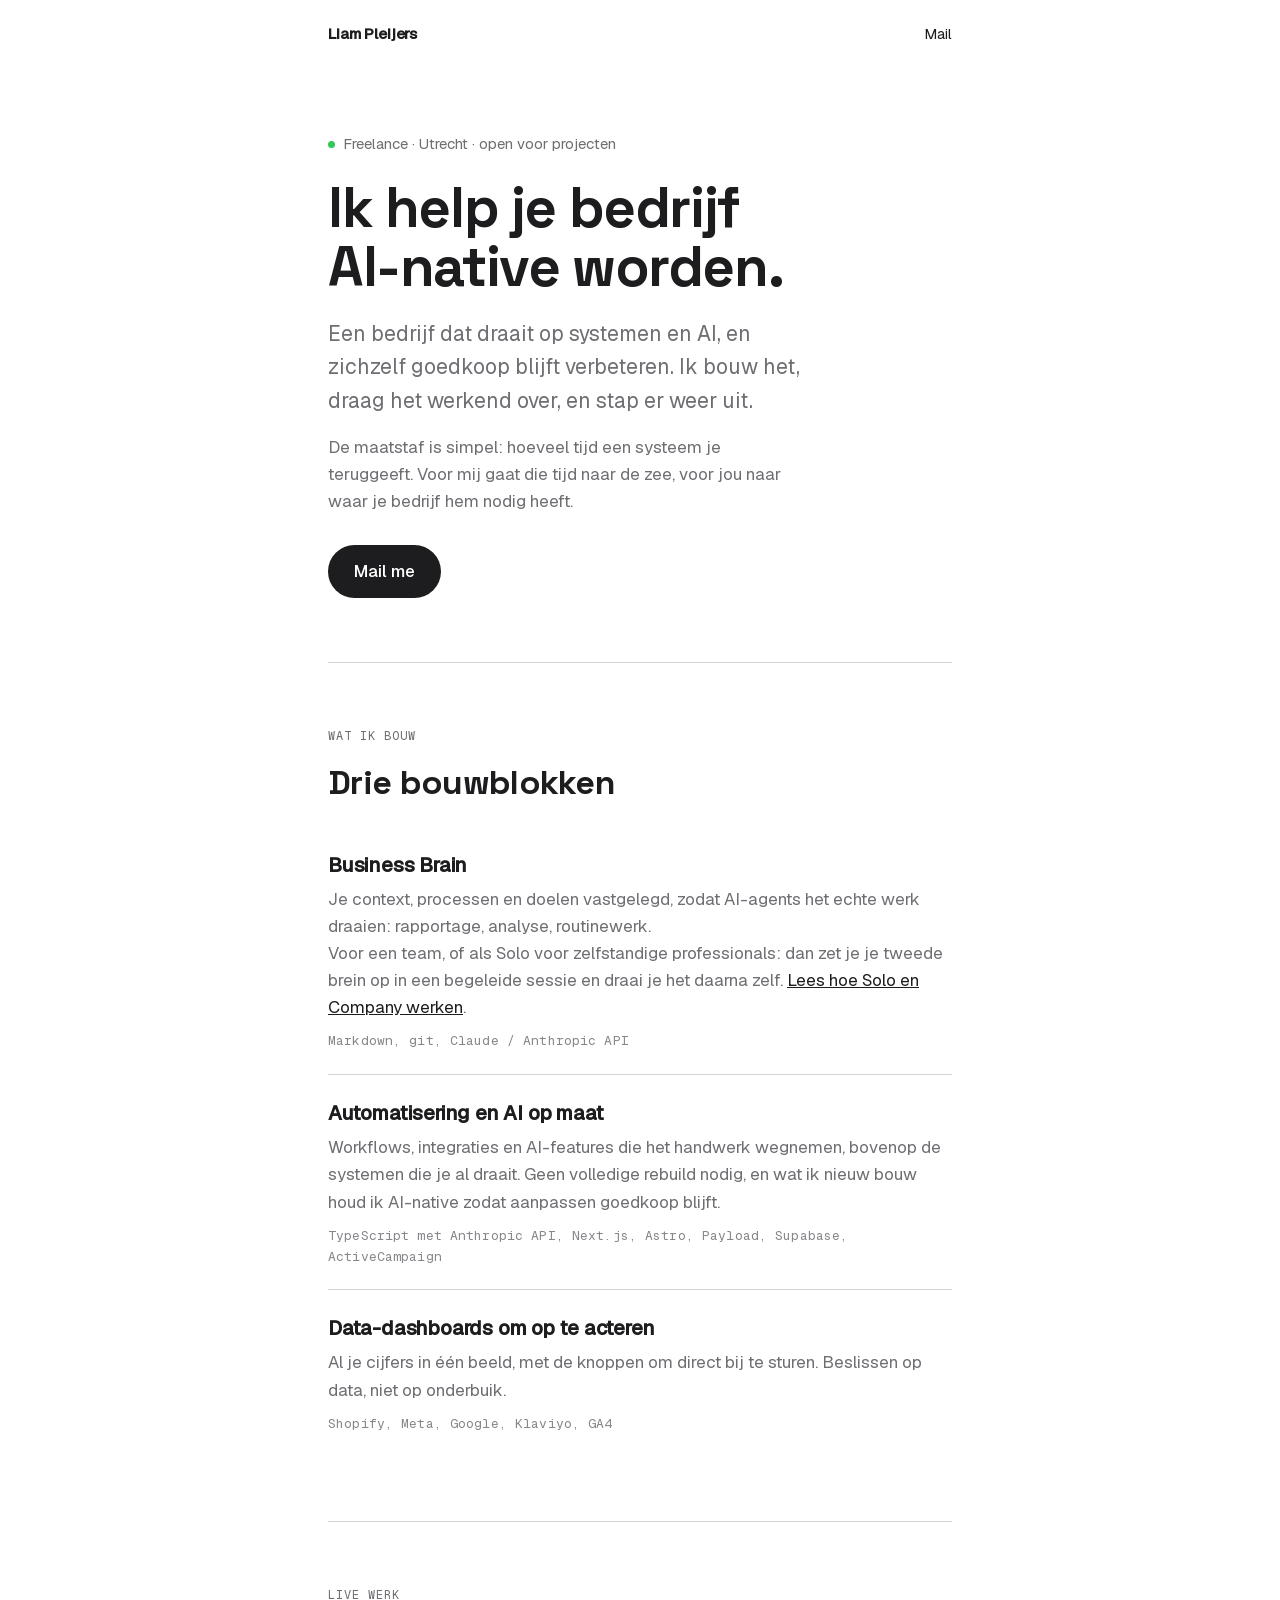
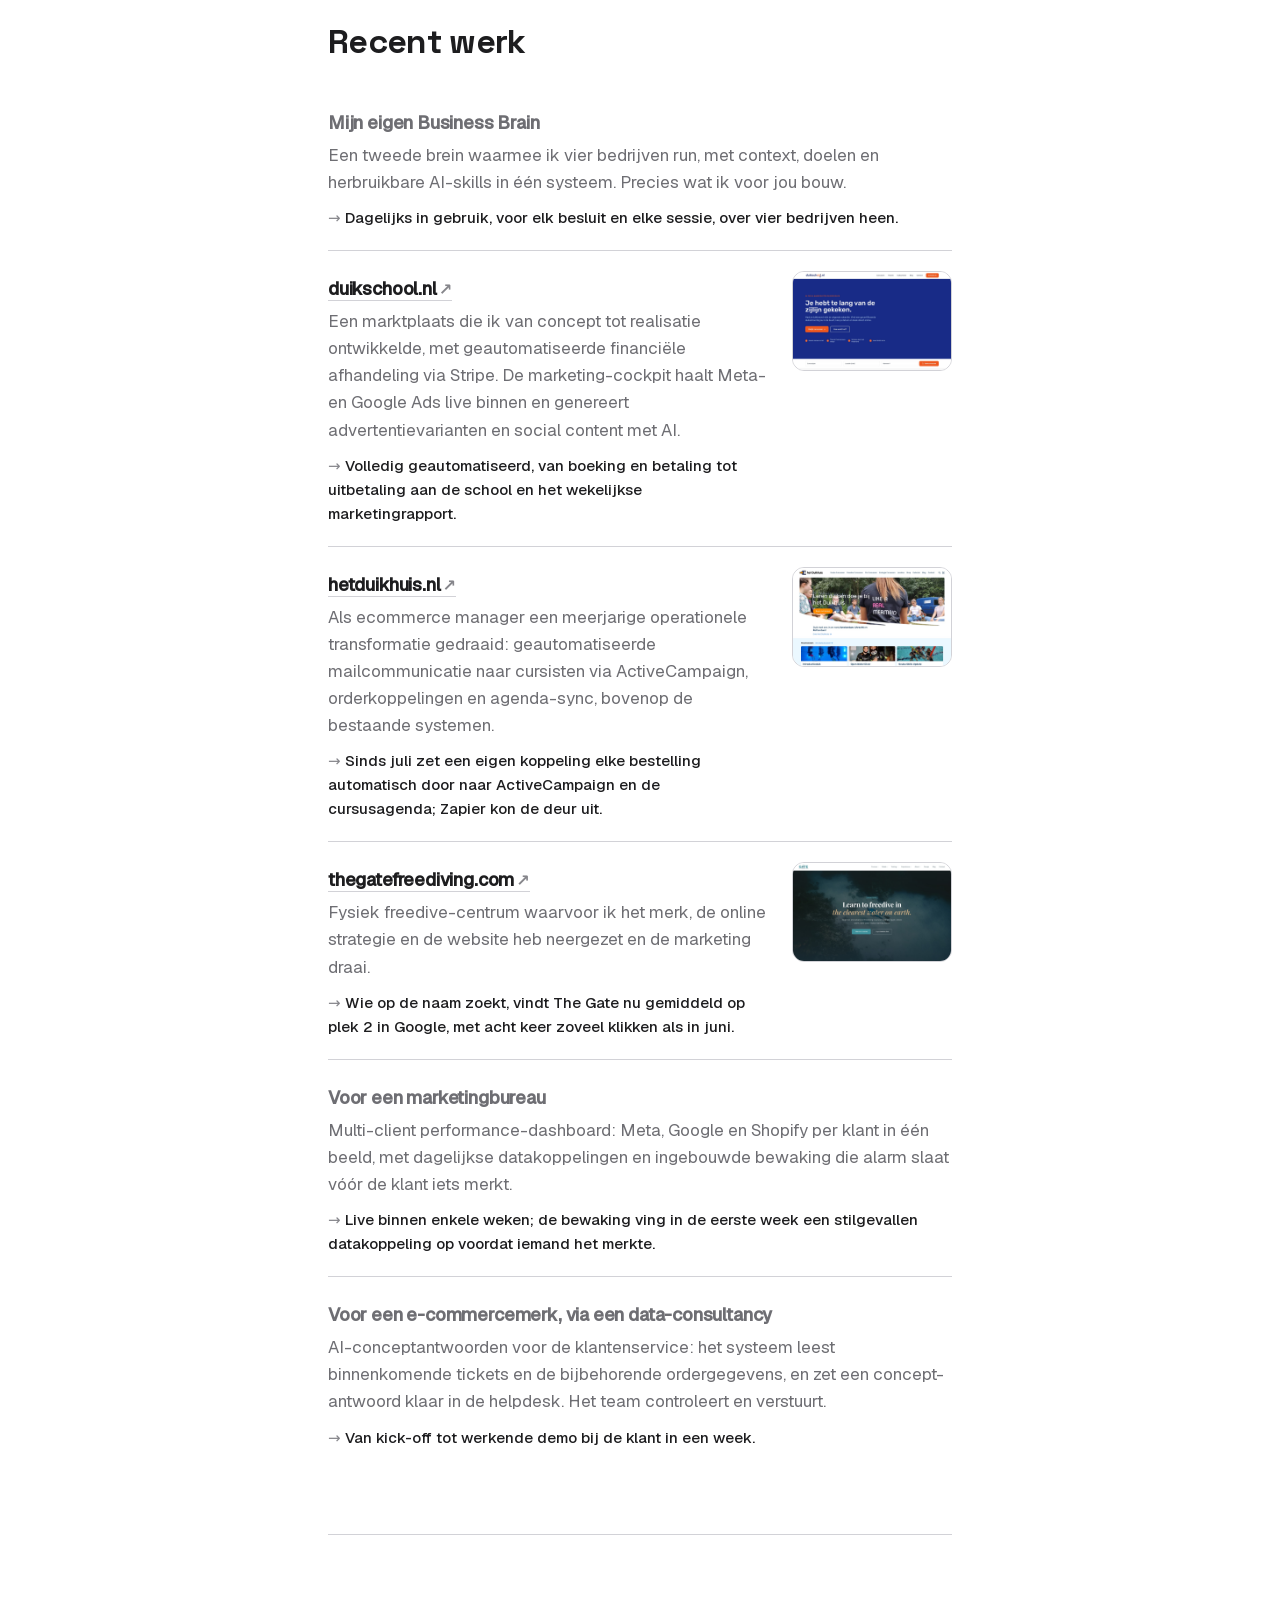
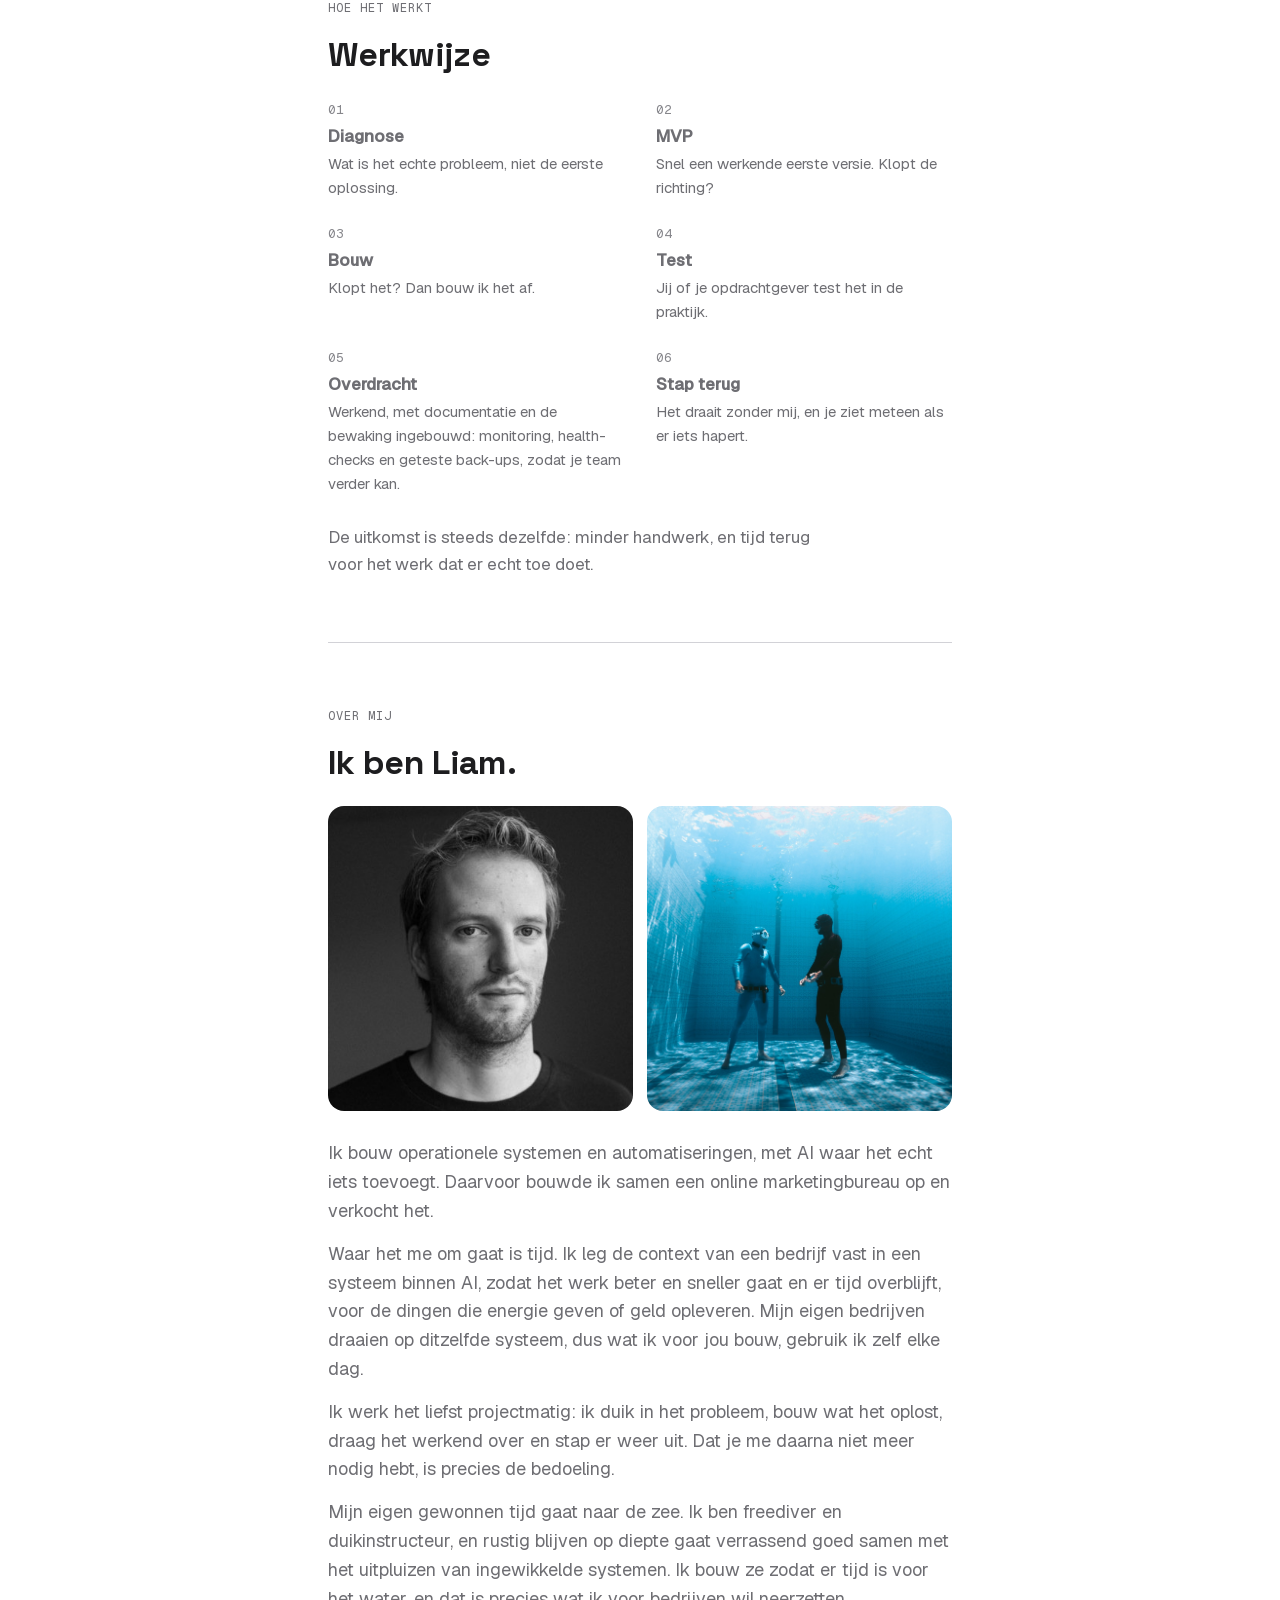
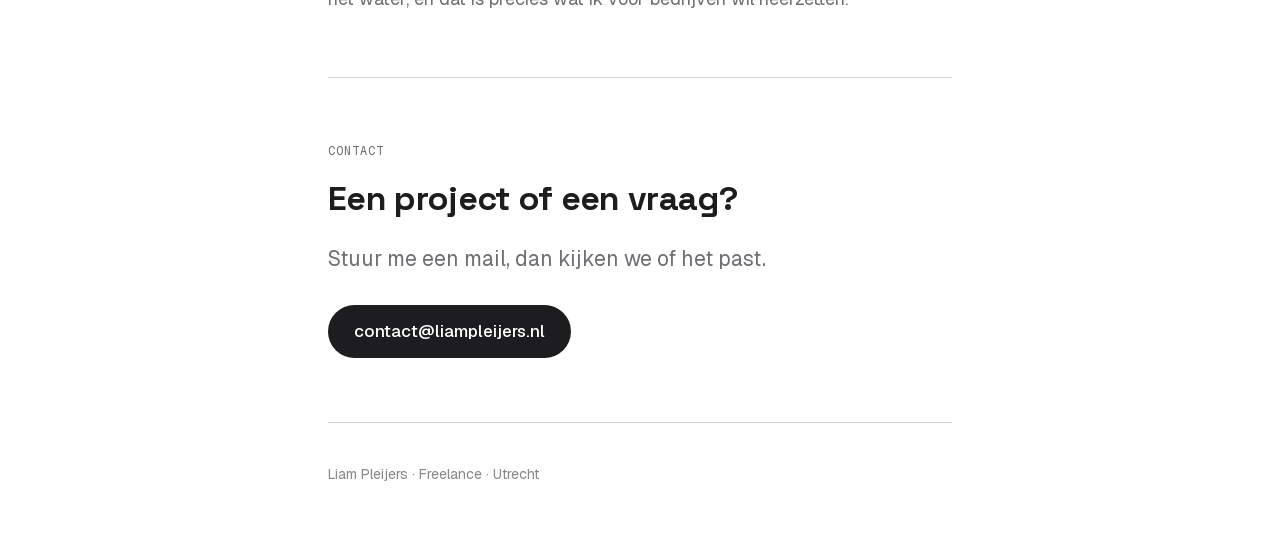
<file: index.html>
<!DOCTYPE html>
<html lang="nl">
<head>
  <meta charset="UTF-8">
  <meta name="viewport" content="width=device-width, initial-scale=1.0">
  <title>Liam Pleijers · Ik help je bedrijf AI-native worden</title>
  <meta name="description" content="Ik help je bedrijf AI-native worden: een bedrijf dat draait op systemen en AI en zichzelf goedkoop blijft verbeteren. Ik bouw het, draag het werkend over en stap er weer uit. Freelance, Utrecht.">

  <link rel="stylesheet" href="assets/fonts/fonts.css">
  <link rel="stylesheet" href="styles.css">
</head>
<body>
  <a class="skip-link" href="#bouwblokken">Naar de inhoud</a>

  <div class="wrap">

    <header>
      <nav>
        <span class="name">Liam Pleijers</span>
        <a href="mailto:contact@liampleijers.nl">Mail</a>
      </nav>
    </header>

    <main>

      <!-- Hero -->
      <section class="hero">
        <p class="status"><span class="dot" aria-hidden="true"></span>Freelance &middot; Utrecht &middot; open voor projecten</p>
        <h1>Ik help je bedrijf AI-native worden.</h1>
        <p class="sub">Een bedrijf dat draait op systemen en AI, en zichzelf goedkoop blijft verbeteren. Ik bouw het, draag het werkend over, en stap er weer uit.</p>
        <p class="hero-note">De maatstaf is simpel: hoeveel tijd een systeem je teruggeeft. Voor mij gaat die tijd naar de zee, voor jou naar waar je bedrijf hem nodig heeft.</p>
        <a class="btn" href="mailto:contact@liampleijers.nl">Mail me</a>
      </section>

      <!-- Bouwblokken -->
      <section id="bouwblokken" aria-labelledby="bouwblokken-kop">
        <p class="eyebrow">Wat ik bouw</p>
        <h2 id="bouwblokken-kop">Drie bouwblokken</h2>

        <div class="block" data-reveal>
          <h3>Business Brain</h3>
          <p>Je context, processen en doelen vastgelegd, zodat AI-agents het echte werk draaien: rapportage, analyse, routinewerk.</p>
          <p>Voor een team, of als Solo voor zelfstandige professionals: dan zet je je tweede brein op in een begeleide sessie en draai je het daarna zelf. <a href="brein/">Lees hoe Solo en Company werken</a>.</p>
          <p class="tools">Markdown, git, Claude / Anthropic API</p>
        </div>
        <div class="block" data-reveal>
          <h3>Automatisering en AI op maat</h3>
          <p>Workflows, integraties en AI-features die het handwerk wegnemen, bovenop de systemen die je al draait. Geen volledige rebuild nodig, en wat ik nieuw bouw houd ik AI-native zodat aanpassen goedkoop blijft.</p>
          <p class="tools">TypeScript met Anthropic API, Next.js, Astro, Payload, Supabase, ActiveCampaign</p>
        </div>
        <div class="block" data-reveal>
          <h3>Data-dashboards om op te acteren</h3>
          <p>Al je cijfers in één beeld, met de knoppen om direct bij te sturen. Beslissen op data, niet op onderbuik.</p>
          <p class="tools">Shopify, Meta, Google, Klaviyo, GA4</p>
        </div>
      </section>

      <!-- Live werk -->
      <section id="werk" aria-labelledby="werk-kop">
        <p class="eyebrow">Live werk</p>
        <h2 id="werk-kop">Recent werk</h2>

        <div class="case" data-reveal>
          <div class="case__body">
            <p class="t">Mijn eigen Business Brain</p>
            <p>Een tweede brein waarmee ik vier bedrijven run, met context, doelen en herbruikbare AI-skills in één systeem. Precies wat ik voor jou bouw.</p>
            <p class="result">Dagelijks in gebruik, voor elk besluit en elke sessie, over vier bedrijven heen.</p>
          </div>
          <!-- TOEVOEGEN (Liam): screenshot van het brein-dashboard als assets/screens/brain.jpg,
               dan dit blok uncommenten:
          <div class="case__shot">
            <img src="assets/screens/brain.jpg" alt="Screenshot van het Business Brain-dashboard met doelen en status per bedrijf" loading="lazy" decoding="async" width="1440" height="900">
          </div>
          -->
        </div>
        <div class="case" data-reveal>
          <div class="case__body">
            <p class="t"><a href="https://www.duikschool.nl/" target="_blank" rel="noopener">duikschool.nl<span class="ext" aria-hidden="true">&#8599;</span></a></p>
            <p>Een marktplaats die ik van concept tot realisatie ontwikkelde, met geautomatiseerde financiële afhandeling via Stripe. De marketing-cockpit haalt Meta- en Google Ads live binnen en genereert advertentievarianten en social content met AI.</p>
            <p class="result">Volledig geautomatiseerd, van boeking en betaling tot uitbetaling aan de school en het wekelijkse marketingrapport.</p>
            <!-- TOEVOEGEN (Liam, optioneel): Loom-demo van de cockpit (~3 min), dan uncommenten en URL invullen:
            <p class="demo"><a href="LOOM_URL_COCKPIT" target="_blank" rel="noopener">Bekijk de cockpit-demo (3 min)</a></p>
            -->
          </div>
          <div class="case__shot">
            <img src="assets/screens/duikschool.jpg" alt="Screenshot van de homepage van duikschool.nl" loading="lazy" decoding="async" width="1440" height="900">
          </div>
        </div>
        <div class="case" data-reveal>
          <div class="case__body">
            <p class="t"><a href="https://www.hetduikhuis.nl/" target="_blank" rel="noopener">hetduikhuis.nl<span class="ext" aria-hidden="true">&#8599;</span></a></p>
            <p>Als ecommerce manager een meerjarige operationele transformatie gedraaid: geautomatiseerde mailcommunicatie naar cursisten via ActiveCampaign, orderkoppelingen en agenda-sync, bovenop de bestaande systemen.</p>
            <p class="result">Sinds juli zet een eigen koppeling elke bestelling automatisch door naar ActiveCampaign en de cursusagenda; Zapier kon de deur uit.</p>
          </div>
          <div class="case__shot">
            <img src="assets/screens/hetduikhuis.jpg" alt="Screenshot van de homepage van hetduikhuis.nl" loading="lazy" decoding="async" width="1440" height="900">
          </div>
        </div>
        <div class="case" data-reveal>
          <div class="case__body">
            <p class="t"><a href="https://thegatefreediving.com/" target="_blank" rel="noopener">thegatefreediving.com<span class="ext" aria-hidden="true">&#8599;</span></a></p>
            <p>Fysiek freedive-centrum waarvoor ik het merk, de online strategie en de website heb neergezet en de marketing draai.</p>
            <!-- Bron: Search Console, query "the gate dahab": juni 2026 pos 3,8 / 2 klikken, 29-8 t/m 26-9 pos 2,3 / 16 klikken. -->
            <p class="result">Wie op de naam zoekt, vindt The Gate nu gemiddeld op plek 2 in Google, met acht keer zoveel klikken als in juni.</p>
          </div>
          <div class="case__shot">
            <img src="assets/screens/thegate.jpg" alt="Screenshot van de homepage van thegatefreediving.com" loading="lazy" decoding="async" width="1440" height="900">
          </div>
        </div>
        <div class="case" data-reveal>
          <div class="case__body">
            <p class="t">Voor een marketingbureau</p>
            <p>Multi-client performance-dashboard: Meta, Google en Shopify per klant in één beeld, met dagelijkse datakoppelingen en ingebouwde bewaking die alarm slaat vóór de klant iets merkt.</p>
            <p class="result">Live binnen enkele weken; de bewaking ving in de eerste week een stilgevallen datakoppeling op voordat iemand het merkte.</p>
          </div>
          <!-- TOEVOEGEN (Liam): geanonimiseerd screenshot (klantnamen onherkenbaar) als
               assets/screens/dashboard-bureau.jpg, dan dit blok uncommenten:
          <div class="case__shot">
            <img src="assets/screens/dashboard-bureau.jpg" alt="Geanonimiseerd screenshot van een multi-client performance-dashboard" loading="lazy" decoding="async" width="1440" height="900">
          </div>
          -->
        </div>
        <div class="case" data-reveal>
          <div class="case__body">
            <p class="t">Voor een e-commercemerk, via een data-consultancy</p>
            <p>AI-conceptantwoorden voor de klantenservice: het systeem leest binnenkomende tickets en de bijbehorende ordergegevens, en zet een concept-antwoord klaar in de helpdesk. Het team controleert en verstuurt.</p>
            <p class="result">Van kick-off tot werkende demo bij de klant in een week.</p>
          </div>
          <!-- TOEVOEGEN (Liam): geanonimiseerd screenshot (klantdata onherkenbaar) als
               assets/screens/cs-drafts.jpg, dan dit blok uncommenten:
          <div class="case__shot">
            <img src="assets/screens/cs-drafts.jpg" alt="Geanonimiseerd screenshot van een AI-conceptantwoord in de helpdesk" loading="lazy" decoding="async" width="1440" height="900">
          </div>
          -->
        </div>
      </section>

      <!-- Werkwijze -->
      <section id="werkwijze" aria-labelledby="werkwijze-kop">
        <p class="eyebrow">Hoe het werkt</p>
        <h2 id="werkwijze-kop">Werkwijze</h2>
        <div class="steps">
          <div class="step" data-reveal><p class="n">01</p><p class="s">Diagnose</p><p>Wat is het echte probleem, niet de eerste oplossing.</p></div>
          <div class="step" data-reveal><p class="n">02</p><p class="s">MVP</p><p>Snel een werkende eerste versie. Klopt de richting?</p></div>
          <div class="step" data-reveal><p class="n">03</p><p class="s">Bouw</p><p>Klopt het? Dan bouw ik het af.</p></div>
          <div class="step" data-reveal><p class="n">04</p><p class="s">Test</p><p>Jij of je opdrachtgever test het in de praktijk.</p></div>
          <div class="step" data-reveal><p class="n">05</p><p class="s">Overdracht</p><p>Werkend, met documentatie en de bewaking ingebouwd: monitoring, health-checks en geteste back-ups, zodat je team verder kan.</p></div>
          <div class="step" data-reveal><p class="n">06</p><p class="s">Stap terug</p><p>Het draait zonder mij, en je ziet meteen als er iets hapert.</p></div>
        </div>
        <p class="work-note" data-reveal>De uitkomst is steeds dezelfde: minder handwerk, en tijd terug voor het werk dat er echt toe doet.</p>
      </section>

      <!-- Over mij -->
      <section id="over" aria-labelledby="over-kop">
        <p class="eyebrow">Over mij</p>
        <h2 id="over-kop">Ik ben Liam.</h2>
        <div class="about">
          <div class="photos">
            <img src="assets/portret.jpg" alt="Zwart-wit portret van Liam Pleijers." loading="lazy" decoding="async" width="400" height="400">
            <img src="assets/hero.jpg" alt="Liam Pleijers freediving in een diep zwembad." loading="lazy" decoding="async" width="800" height="500">
          </div>
          <div class="bio">
            <p>Ik bouw operationele systemen en automatiseringen, met AI waar het echt iets toevoegt. Daarvoor bouwde ik samen een online marketingbureau op en verkocht het.</p>
            <p>Waar het me om gaat is tijd. Ik leg de context van een bedrijf vast in een systeem binnen AI, zodat het werk beter en sneller gaat en er tijd overblijft, voor de dingen die energie geven of geld opleveren. Mijn eigen bedrijven draaien op ditzelfde systeem, dus wat ik voor jou bouw, gebruik ik zelf elke dag.</p>
            <p>Ik werk het liefst projectmatig: ik duik in het probleem, bouw wat het oplost, draag het werkend over en stap er weer uit. Dat je me daarna niet meer nodig hebt, is precies de bedoeling.</p>
            <p>Mijn eigen gewonnen tijd gaat naar de zee. Ik ben freediver en duikinstructeur, en rustig blijven op diepte gaat verrassend goed samen met het uitpluizen van ingewikkelde systemen. Ik bouw ze zodat er tijd is voor het water, en dat is precies wat ik voor bedrijven wil neerzetten.</p>
          </div>
        </div>
      </section>

      <!-- Contact -->
      <section id="contact" aria-labelledby="contact-kop">
        <p class="eyebrow">Contact</p>
        <h2 id="contact-kop">Een project of een vraag?</h2>
        <p class="sub">Stuur me een mail, dan kijken we of het past.</p>
        <a class="btn" href="mailto:contact@liampleijers.nl">contact@liampleijers.nl</a>
      </section>

    </main>

    <footer>Liam Pleijers &middot; Freelance &middot; Utrecht</footer>

  </div>

  <script>
    (function () {
      var reduce = window.matchMedia('(prefers-reduced-motion: reduce)').matches;
      var els = document.querySelectorAll('[data-reveal]');
      if (reduce || !('IntersectionObserver' in window)) {
        els.forEach(function (el) { el.classList.add('is-in'); });
        return;
      }
      var io = new IntersectionObserver(function (entries) {
        entries.forEach(function (entry) {
          if (entry.isIntersecting) {
            entry.target.classList.add('is-in');
            io.unobserve(entry.target);
          }
        });
      }, { rootMargin: '0px 0px -8% 0px', threshold: 0.1 });
      els.forEach(function (el) { io.observe(el); });
    })();
  </script>
</body>
</html>
</file>
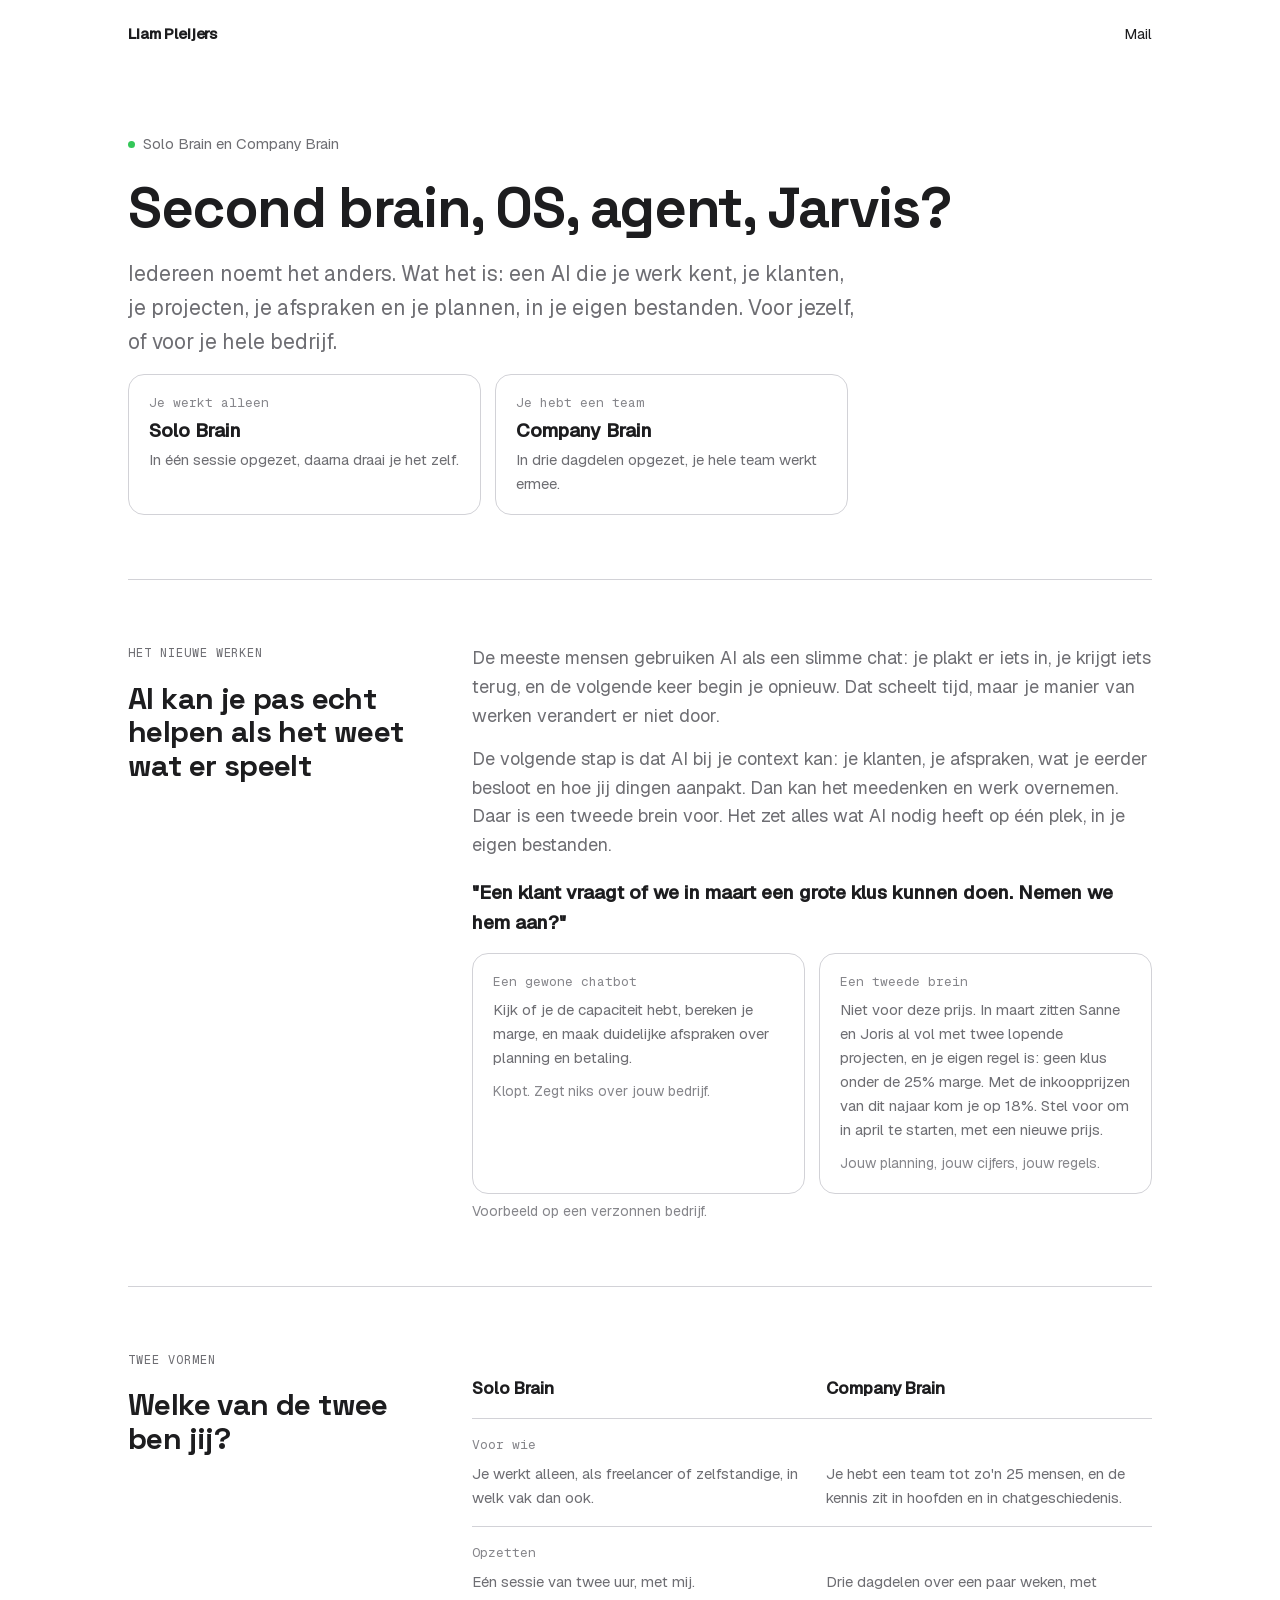
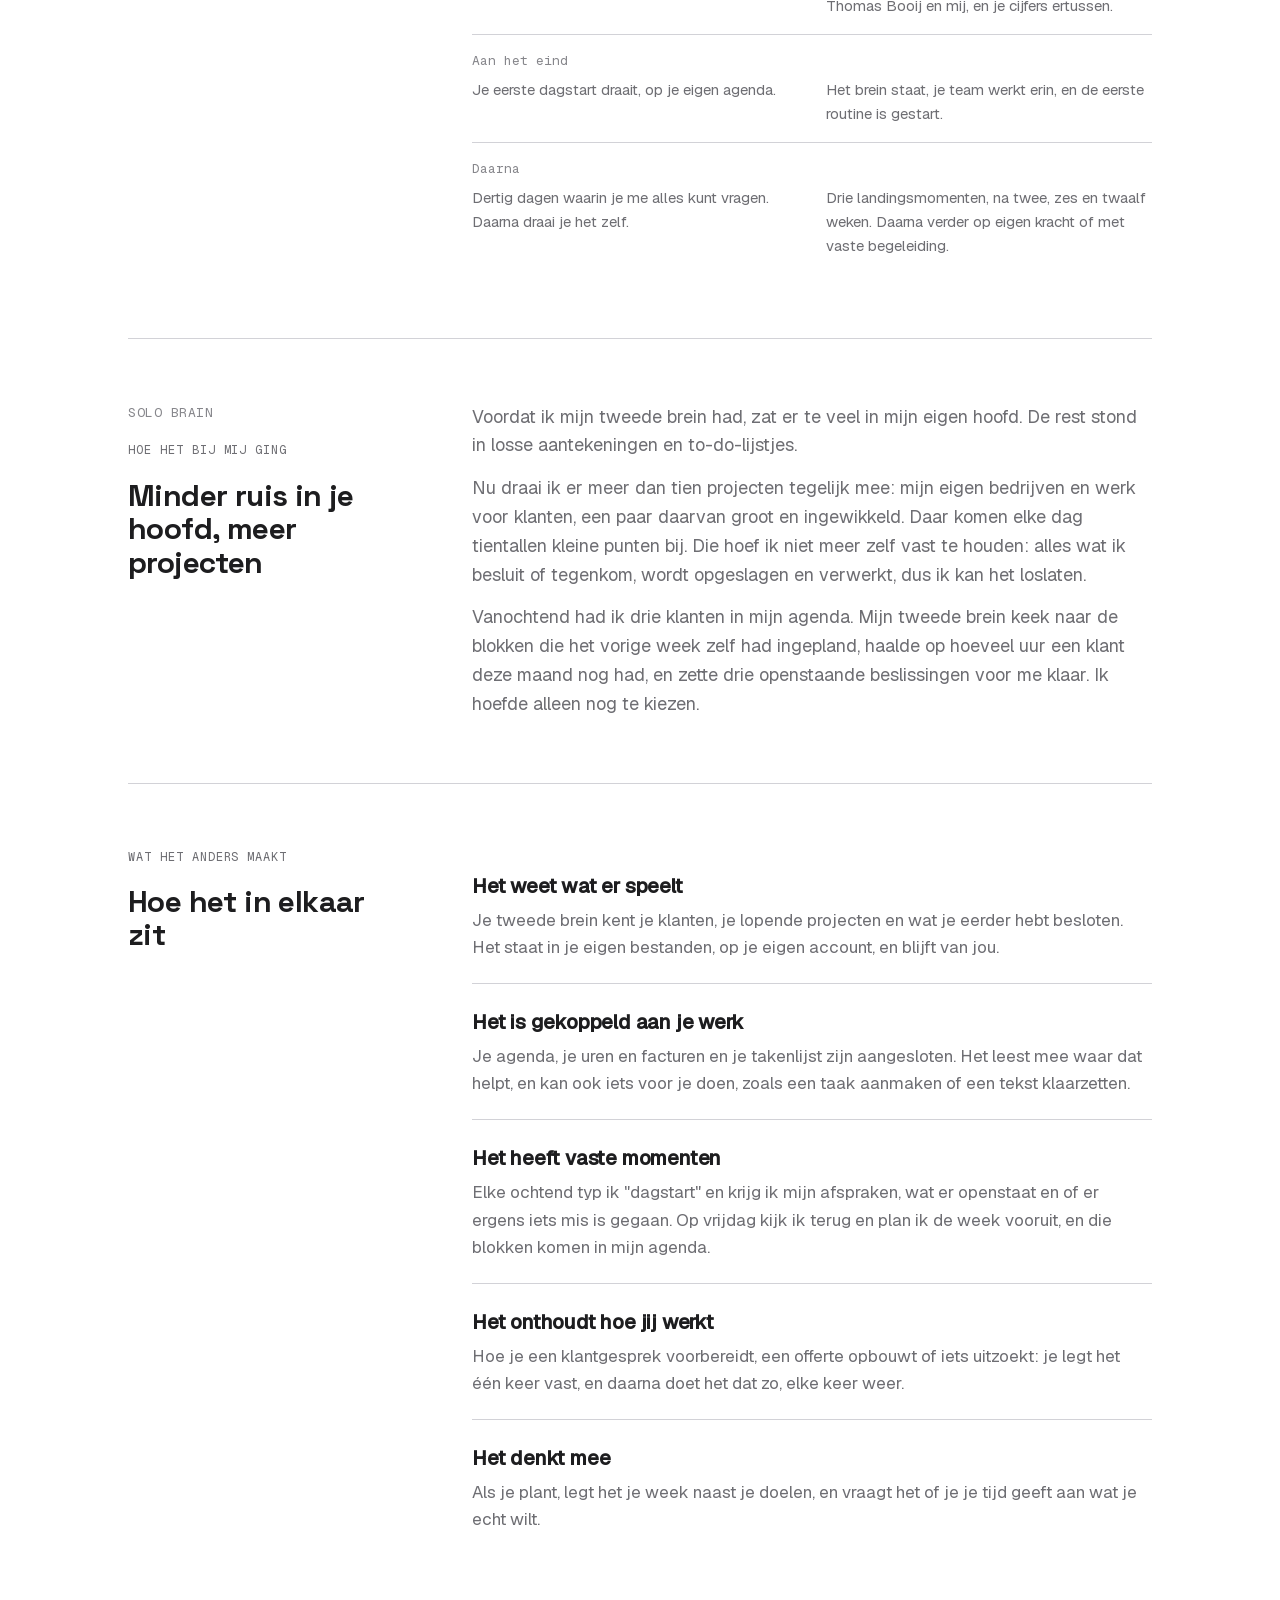
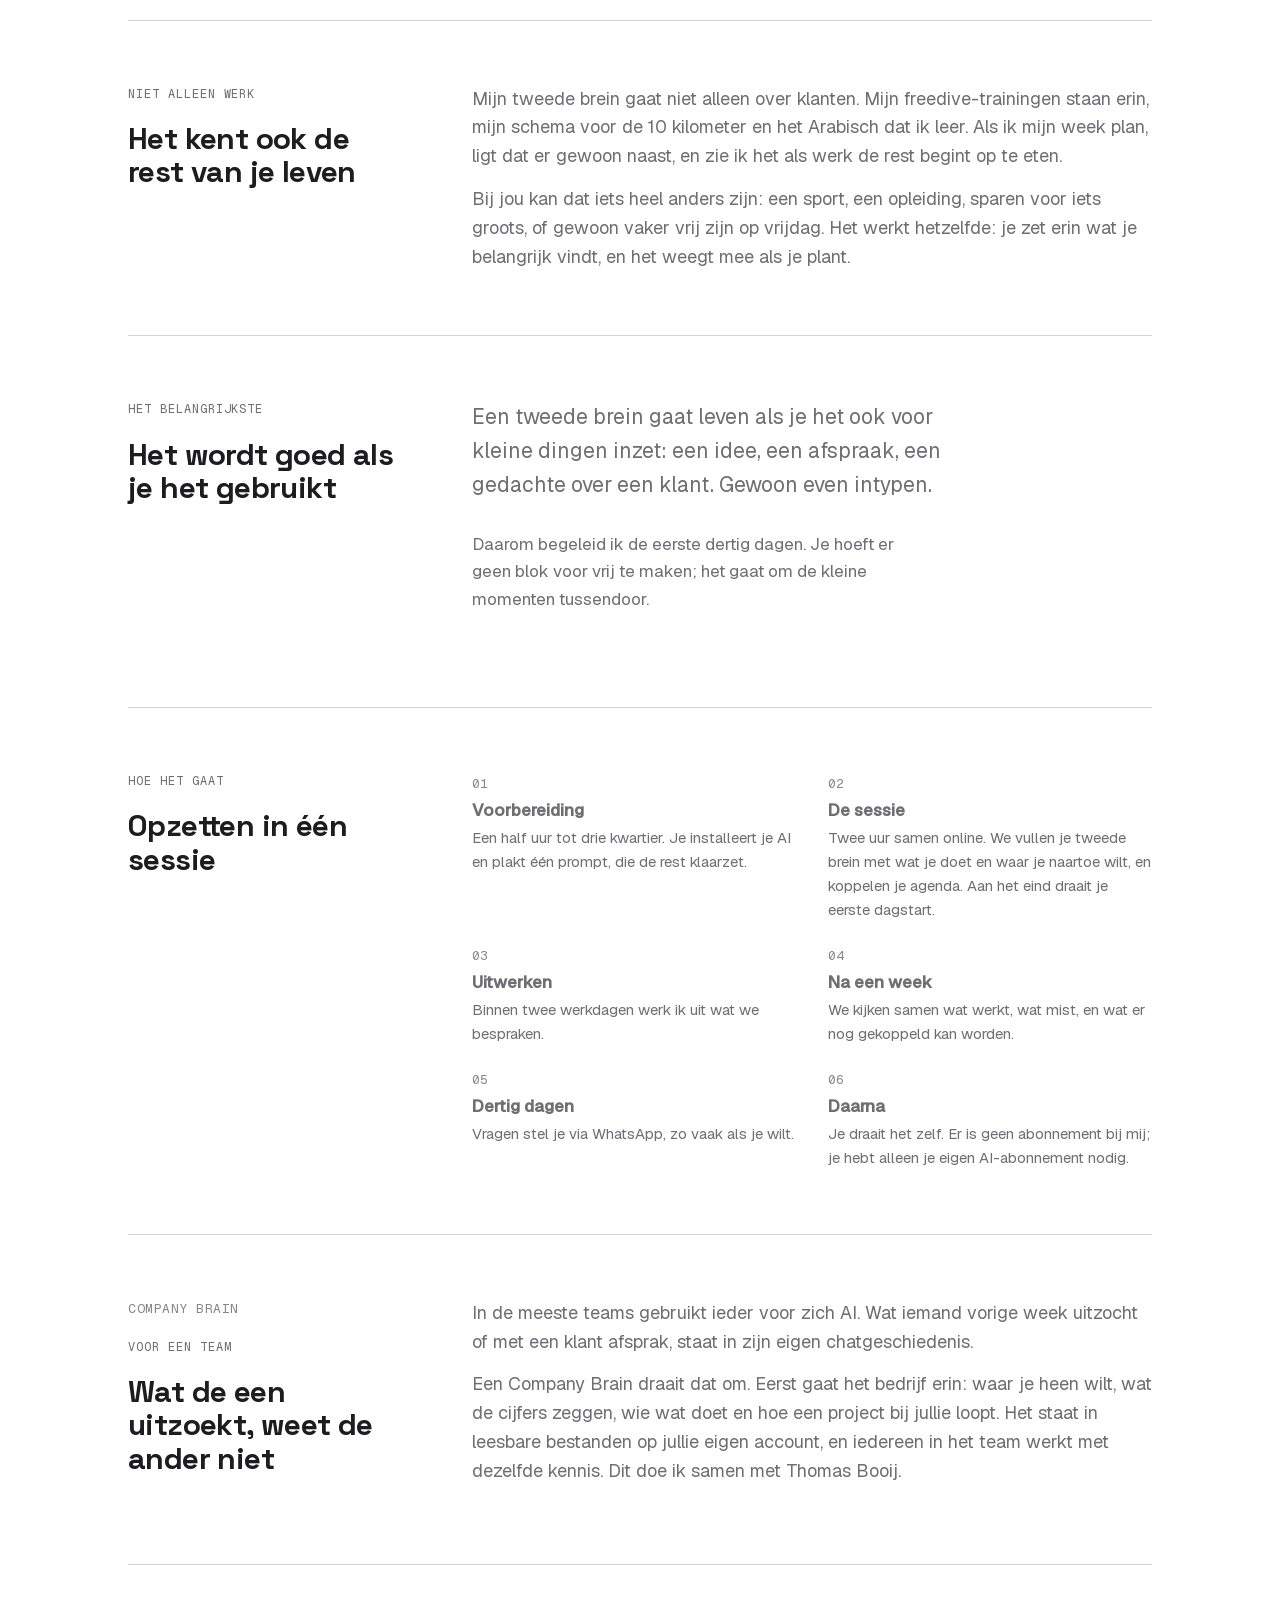
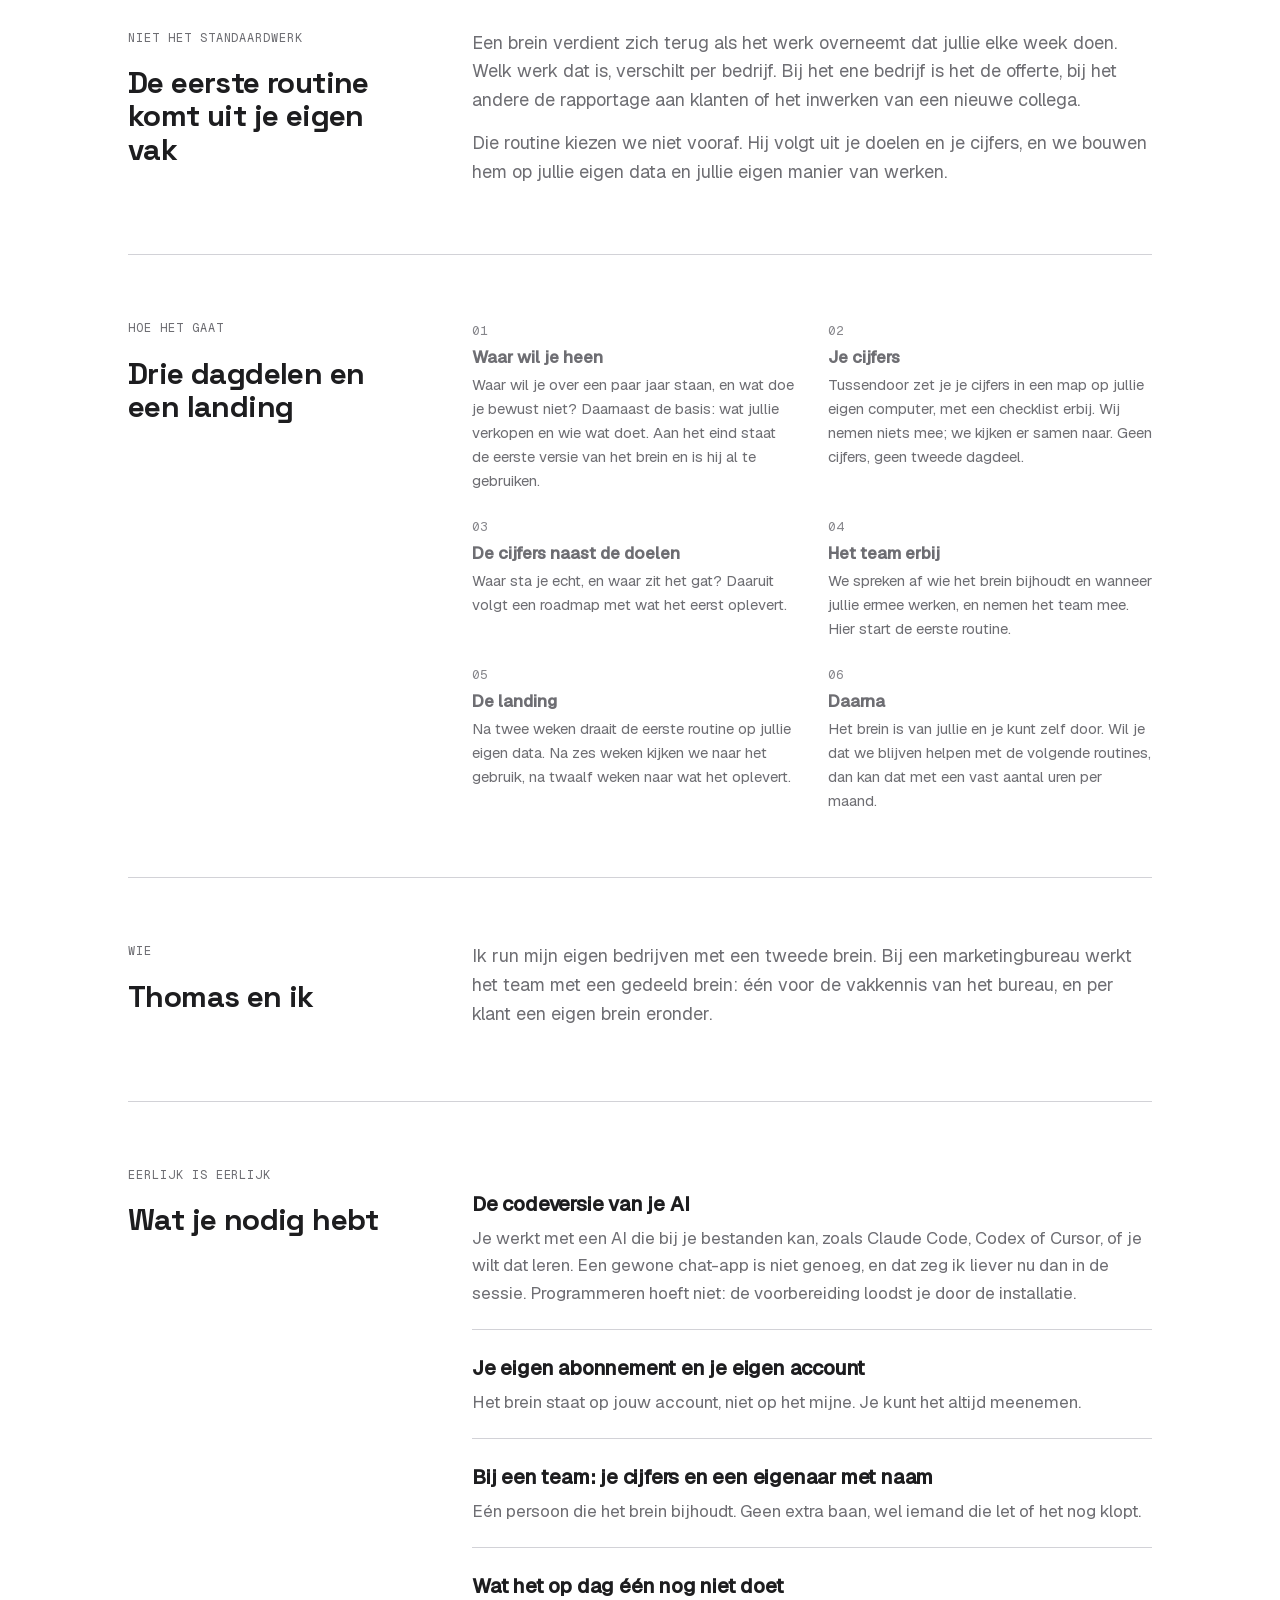
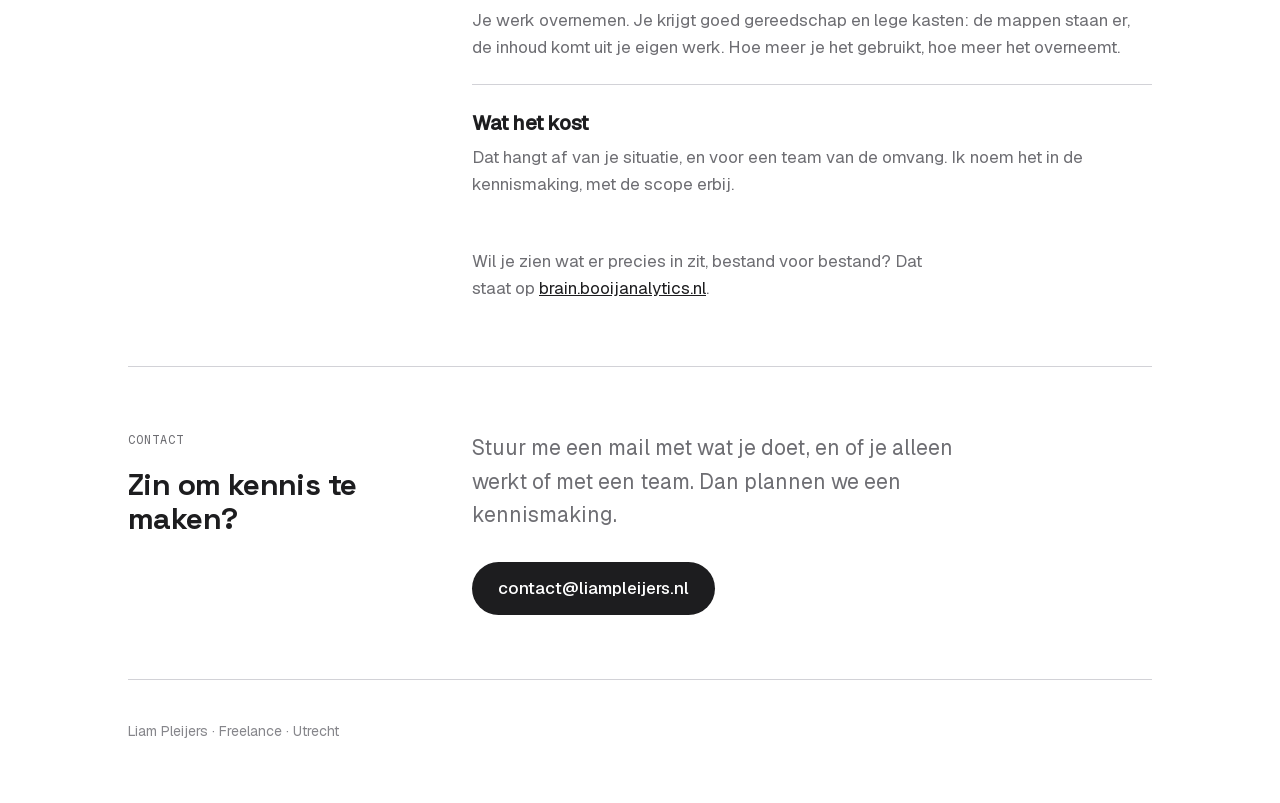
<file: brein/index.html>
<!DOCTYPE html>
<html lang="nl">
<head>
  <meta charset="UTF-8">
  <meta name="viewport" content="width=device-width, initial-scale=1.0">
  <title>Je tweede brein · Liam Pleijers</title>
  <meta name="description" content="Een AI die je werk kent, in je eigen bestanden. Solo Brain voor freelancers en zelfstandigen, in één sessie opgezet. Company Brain voor bedrijven tot zo'n 25 mensen, in drie dagdelen opgezet met Thomas Booij.">

  <link rel="stylesheet" href="../assets/fonts/fonts.css">
  <link rel="stylesheet" href="../styles.css">
  <style>
    .kies { display: grid; grid-template-columns: 1fr 1fr; gap: 14px; margin-top: 8px; max-width: 560px; }
    .kies a { display: block; padding: 18px 20px; border: 0.5px solid var(--line); border-radius: 16px; text-decoration: none; color: inherit; }
    .kies a:hover { border-color: var(--muted); }
    .kies .k { font-size: 13px; color: var(--faint); font-family: var(--font-mono); }
    .kies .v { font-weight: 600; font-size: 19px; margin-top: 2px; }
    .kies .w { color: var(--muted); font-size: 15px; margin-top: 2px; }

    .demo-vraag { font-weight: 600; font-size: 19px; margin: 18px 0 14px; max-width: 40ch; }
    .demo { display: grid; grid-template-columns: 1fr 1fr; gap: 14px; }
    .demo .kol { padding: 18px 20px; border: 0.5px solid var(--line); border-radius: 16px; }
    .demo .wie { font-size: 13px; color: var(--faint); font-family: var(--font-mono); margin-bottom: 6px; }
    .demo p { font-size: 15px; color: var(--muted); }
    .demo .noot { margin-top: 10px; font-size: 14px; color: var(--faint); }
    .demo-label { font-size: 14px; color: var(--faint); margin-top: 6px; }

    .vergelijk { margin-top: 8px; }
    .vergelijk .rij { display: grid; grid-template-columns: 1fr 1fr; gap: 6px 28px; padding: 16px 0; border-top: 0.5px solid var(--line); }
    .vergelijk .rij:first-child { border-top: none; }
    .vergelijk .wat { grid-column: 1 / -1; font-size: 13px; color: var(--faint); font-family: var(--font-mono); }
    .vergelijk p { font-size: 15px; color: var(--muted); }
    .vergelijk .kop p { font-weight: 600; font-size: 17px; color: inherit; }

    .vorm-kop { font-size: 13px; color: var(--faint); font-family: var(--font-mono); letter-spacing: 0.04em; text-transform: uppercase; }


    /* Breder op een groot scherm: kop links, inhoud rechts (26-11) */
    .wrap { max-width: 1080px; }
    .kies { max-width: 720px; }
    .hero .sub { max-width: 52ch; }
    @media (min-width: 900px) {
      main > section:not(.hero) { display: grid; grid-template-columns: 280px minmax(0, 1fr); column-gap: 64px; align-items: start; }
      main > section:not(.hero) .kop { position: sticky; top: 32px; }
      main > section:not(.hero) .kop h2 { font-size: 30px; }
      .about .bio, .vergelijk, .demo-vraag { max-width: 680px; }
    }
    @media (max-width: 560px) {
      .kies, .demo { grid-template-columns: 1fr; }
    }
  </style>
</head>
<body>
  <a class="skip-link" href="#nieuwe-werken">Naar de inhoud</a>

  <div class="wrap">

    <header>
      <nav>
        <a class="name" href="../" style="text-decoration:none">Liam Pleijers</a>
        <a href="mailto:contact@liampleijers.nl?subject=Tweede%20brein">Mail</a>
      </nav>
    </header>

    <main>

      <!-- Hero -->
      <section class="hero">
        <p class="status"><span class="dot" aria-hidden="true"></span>Solo Brain en Company Brain</p>
        <h1>Second brain, OS, agent, Jarvis?</h1>
        <p class="sub">Iedereen noemt het anders. Wat het is: een AI die je werk kent, je klanten, je projecten, je afspraken en je plannen, in je eigen bestanden. Voor jezelf, of voor je hele bedrijf.</p>
        <div class="kies">
          <a href="#solo"><p class="k">Je werkt alleen</p><p class="v">Solo Brain</p><p class="w">In één sessie opgezet, daarna draai je het zelf.</p></a>
          <a href="#company"><p class="k">Je hebt een team</p><p class="v">Company Brain</p><p class="w">In drie dagdelen opgezet, je hele team werkt ermee.</p></a>
        </div>
      </section>

      <!-- Het nieuwe werken -->
      <section id="nieuwe-werken" aria-labelledby="werken-kop">
        <div class="kop">
          <p class="eyebrow">Het nieuwe werken</p>
        <h2 id="werken-kop">AI kan je pas echt helpen als het weet wat er speelt</h2>
        </div>
        <div class="inhoud">
        <div class="about">
          <div class="bio">
            <p>De meeste mensen gebruiken AI als een slimme chat: je plakt er iets in, je krijgt iets terug, en de volgende keer begin je opnieuw. Dat scheelt tijd, maar je manier van werken verandert er niet door.</p>
            <p>De volgende stap is dat AI bij je context kan: je klanten, je afspraken, wat je eerder besloot en hoe jij dingen aanpakt. Dan kan het meedenken en werk overnemen. Daar is een tweede brein voor. Het zet alles wat AI nodig heeft op één plek, in je eigen bestanden.</p>
          </div>
        </div>

        <p class="demo-vraag">"Een klant vraagt of we in maart een grote klus kunnen doen. Nemen we hem aan?"</p>
        <div class="demo">
          <div class="kol">
            <p class="wie">Een gewone chatbot</p>
            <p>Kijk of je de capaciteit hebt, bereken je marge, en maak duidelijke afspraken over planning en betaling.</p>
            <p class="noot">Klopt. Zegt niks over jouw bedrijf.</p>
          </div>
          <div class="kol">
            <p class="wie">Een tweede brein</p>
            <p>Niet voor deze prijs. In maart zitten Sanne en Joris al vol met twee lopende projecten, en je eigen regel is: geen klus onder de 25% marge. Met de inkoopprijzen van dit najaar kom je op 18%. Stel voor om in april te starten, met een nieuwe prijs.</p>
            <p class="noot">Jouw planning, jouw cijfers, jouw regels.</p>
          </div>
        </div>
        <p class="demo-label">Voorbeeld op een verzonnen bedrijf.</p>
        </div>
      </section>

      <!-- Twee vormen -->
      <section id="vormen" aria-labelledby="vormen-kop">
        <div class="kop">
          <p class="eyebrow">Twee vormen</p>
        <h2 id="vormen-kop">Welke van de twee ben jij?</h2>
        </div>
        <div class="inhoud">
        <div class="vergelijk">
          <div class="rij kop"><p>Solo Brain</p><p>Company Brain</p></div>
          <div class="rij"><p class="wat">Voor wie</p><p>Je werkt alleen, als freelancer of zelfstandige, in welk vak dan ook.</p><p>Je hebt een team tot zo'n 25 mensen, en de kennis zit in hoofden en in chatgeschiedenis.</p></div>
          <div class="rij"><p class="wat">Opzetten</p><p>Eén sessie van twee uur, met mij.</p><p>Drie dagdelen over een paar weken, met Thomas Booij en mij, en je cijfers ertussen.</p></div>
          <div class="rij"><p class="wat">Aan het eind</p><p>Je eerste dagstart draait, op je eigen agenda.</p><p>Het brein staat, je team werkt erin, en de eerste routine is gestart.</p></div>
          <div class="rij"><p class="wat">Daarna</p><p>Dertig dagen waarin je me alles kunt vragen. Daarna draai je het zelf.</p><p>Drie landingsmomenten, na twee, zes en twaalf weken. Daarna verder op eigen kracht of met vaste begeleiding.</p></div>
        </div>
        </div>
      </section>

      <!-- ============ SOLO ============ -->

      <section id="solo" aria-labelledby="verhaal-kop">
        <div class="kop">
          <p class="vorm-kop">Solo Brain</p>
        <p class="eyebrow" style="margin-top:18px">Hoe het bij mij ging</p>
        <h2 id="verhaal-kop">Minder ruis in je hoofd, meer projecten</h2>
        </div>
        <div class="inhoud">
        <div class="about">
          <div class="bio">
            <p>Voordat ik mijn tweede brein had, zat er te veel in mijn eigen hoofd. De rest stond in losse aantekeningen en to-do-lijstjes.</p>
            <p>Nu draai ik er meer dan tien projecten tegelijk mee: mijn eigen bedrijven en werk voor klanten, een paar daarvan groot en ingewikkeld. Daar komen elke dag tientallen kleine punten bij. Die hoef ik niet meer zelf vast te houden: alles wat ik besluit of tegenkom, wordt opgeslagen en verwerkt, dus ik kan het loslaten.</p>
            <p>Vanochtend had ik drie klanten in mijn agenda. Mijn tweede brein keek naar de blokken die het vorige week zelf had ingepland, haalde op hoeveel uur een klant deze maand nog had, en zette drie openstaande beslissingen voor me klaar. Ik hoefde alleen nog te kiezen.</p>
          </div>
        </div>
        </div>
      </section>

      <section id="anders" aria-labelledby="anders-kop">
        <div class="kop">
          <p class="eyebrow">Wat het anders maakt</p>
        <h2 id="anders-kop">Hoe het in elkaar zit</h2>
        </div>
        <div class="inhoud">

        <div class="block" data-reveal>
          <h3>Het weet wat er speelt</h3>
          <p>Je tweede brein kent je klanten, je lopende projecten en wat je eerder hebt besloten. Het staat in je eigen bestanden, op je eigen account, en blijft van jou.</p>
        </div>
        <div class="block" data-reveal>
          <h3>Het is gekoppeld aan je werk</h3>
          <p>Je agenda, je uren en facturen en je takenlijst zijn aangesloten. Het leest mee waar dat helpt, en kan ook iets voor je doen, zoals een taak aanmaken of een tekst klaarzetten.</p>
        </div>
        <div class="block" data-reveal>
          <h3>Het heeft vaste momenten</h3>
          <p>Elke ochtend typ ik "dagstart" en krijg ik mijn afspraken, wat er openstaat en of er ergens iets mis is gegaan. Op vrijdag kijk ik terug en plan ik de week vooruit, en die blokken komen in mijn agenda.</p>
        </div>
        <div class="block" data-reveal>
          <h3>Het onthoudt hoe jij werkt</h3>
          <p>Hoe je een klantgesprek voorbereidt, een offerte opbouwt of iets uitzoekt: je legt het één keer vast, en daarna doet het dat zo, elke keer weer.</p>
        </div>
        <div class="block" data-reveal>
          <h3>Het denkt mee</h3>
          <p>Als je plant, legt het je week naast je doelen, en vraagt het of je je tijd geeft aan wat je echt wilt.</p>
        </div>
        </div>
      </section>

      <section id="niet-alleen-werk" aria-labelledby="leven-kop">
        <div class="kop">
          <p class="eyebrow">Niet alleen werk</p>
        <h2 id="leven-kop">Het kent ook de rest van je leven</h2>
        </div>
        <div class="inhoud">
        <div class="about">
          <div class="bio">
            <p>Mijn tweede brein gaat niet alleen over klanten. Mijn freedive-trainingen staan erin, mijn schema voor de 10 kilometer en het Arabisch dat ik leer. Als ik mijn week plan, ligt dat er gewoon naast, en zie ik het als werk de rest begint op te eten.</p>
            <p>Bij jou kan dat iets heel anders zijn: een sport, een opleiding, sparen voor iets groots, of gewoon vaker vrij zijn op vrijdag. Het werkt hetzelfde: je zet erin wat je belangrijk vindt, en het weegt mee als je plant.</p>
          </div>
        </div>
        </div>
      </section>

      <section id="gebruiken" aria-labelledby="gebruiken-kop">
        <div class="kop">
          <p class="eyebrow">Het belangrijkste</p>
        <h2 id="gebruiken-kop">Het wordt goed als je het gebruikt</h2>
        </div>
        <div class="inhoud">
        <p class="sub">Een tweede brein gaat leven als je het ook voor kleine dingen inzet: een idee, een afspraak, een gedachte over een klant. Gewoon even intypen.</p>
        <p class="hero-note">Daarom begeleid ik de eerste dertig dagen. Je hoeft er geen blok voor vrij te maken; het gaat om de kleine momenten tussendoor.</p>
        </div>
      </section>

      <section id="route" aria-labelledby="route-kop">
        <div class="kop">
          <p class="eyebrow">Hoe het gaat</p>
        <h2 id="route-kop">Opzetten in één sessie</h2>
        </div>
        <div class="inhoud">
        <div class="steps">
          <div class="step" data-reveal><p class="n">01</p><p class="s">Voorbereiding</p><p>Een half uur tot drie kwartier. Je installeert je AI en plakt één prompt, die de rest klaarzet.</p></div>
          <div class="step" data-reveal><p class="n">02</p><p class="s">De sessie</p><p>Twee uur samen online. We vullen je tweede brein met wat je doet en waar je naartoe wilt, en koppelen je agenda. Aan het eind draait je eerste dagstart.</p></div>
          <div class="step" data-reveal><p class="n">03</p><p class="s">Uitwerken</p><p>Binnen twee werkdagen werk ik uit wat we bespraken.</p></div>
          <div class="step" data-reveal><p class="n">04</p><p class="s">Na een week</p><p>We kijken samen wat werkt, wat mist, en wat er nog gekoppeld kan worden.</p></div>
          <div class="step" data-reveal><p class="n">05</p><p class="s">Dertig dagen</p><p>Vragen stel je via WhatsApp, zo vaak als je wilt.</p></div>
          <div class="step" data-reveal><p class="n">06</p><p class="s">Daarna</p><p>Je draait het zelf. Er is geen abonnement bij mij; je hebt alleen je eigen AI-abonnement nodig.</p></div>
        </div>
        </div>
      </section>

      <!-- ============ COMPANY ============ -->

      <section id="company" aria-labelledby="verschil-kop">
        <div class="kop">
          <p class="vorm-kop">Company Brain</p>
        <p class="eyebrow" style="margin-top:18px">Voor een team</p>
        <h2 id="verschil-kop">Wat de een uitzoekt, weet de ander niet</h2>
        </div>
        <div class="inhoud">
        <div class="about">
          <div class="bio">
            <p>In de meeste teams gebruikt ieder voor zich AI. Wat iemand vorige week uitzocht of met een klant afsprak, staat in zijn eigen chatgeschiedenis.</p>
            <p>Een Company Brain draait dat om. Eerst gaat het bedrijf erin: waar je heen wilt, wat de cijfers zeggen, wie wat doet en hoe een project bij jullie loopt. Het staat in leesbare bestanden op jullie eigen account, en iedereen in het team werkt met dezelfde kennis. Dit doe ik samen met Thomas Booij.</p>
          </div>
        </div>
        </div>
      </section>

      <section id="eigen-vak" aria-labelledby="vak-kop">
        <div class="kop">
          <p class="eyebrow">Niet het standaardwerk</p>
        <h2 id="vak-kop">De eerste routine komt uit je eigen vak</h2>
        </div>
        <div class="inhoud">
        <div class="about">
          <div class="bio">
            <p>Een brein verdient zich terug als het werk overneemt dat jullie elke week doen. Welk werk dat is, verschilt per bedrijf. Bij het ene bedrijf is het de offerte, bij het andere de rapportage aan klanten of het inwerken van een nieuwe collega.</p>
            <p>Die routine kiezen we niet vooraf. Hij volgt uit je doelen en je cijfers, en we bouwen hem op jullie eigen data en jullie eigen manier van werken.</p>
          </div>
        </div>
        </div>
      </section>

      <section id="route-company" aria-labelledby="route-company-kop">
        <div class="kop">
          <p class="eyebrow">Hoe het gaat</p>
        <h2 id="route-company-kop">Drie dagdelen en een landing</h2>
        </div>
        <div class="inhoud">
        <div class="steps">
          <div class="step" data-reveal><p class="n">01</p><p class="s">Waar wil je heen</p><p>Waar wil je over een paar jaar staan, en wat doe je bewust niet? Daarnaast de basis: wat jullie verkopen en wie wat doet. Aan het eind staat de eerste versie van het brein en is hij al te gebruiken.</p></div>
          <div class="step" data-reveal><p class="n">02</p><p class="s">Je cijfers</p><p>Tussendoor zet je je cijfers in een map op jullie eigen computer, met een checklist erbij. Wij nemen niets mee; we kijken er samen naar. Geen cijfers, geen tweede dagdeel.</p></div>
          <div class="step" data-reveal><p class="n">03</p><p class="s">De cijfers naast de doelen</p><p>Waar sta je echt, en waar zit het gat? Daaruit volgt een roadmap met wat het eerst oplevert.</p></div>
          <div class="step" data-reveal><p class="n">04</p><p class="s">Het team erbij</p><p>We spreken af wie het brein bijhoudt en wanneer jullie ermee werken, en nemen het team mee. Hier start de eerste routine.</p></div>
          <div class="step" data-reveal><p class="n">05</p><p class="s">De landing</p><p>Na twee weken draait de eerste routine op jullie eigen data. Na zes weken kijken we naar het gebruik, na twaalf weken naar wat het oplevert.</p></div>
          <div class="step" data-reveal><p class="n">06</p><p class="s">Daarna</p><p>Het brein is van jullie en je kunt zelf door. Wil je dat we blijven helpen met de volgende routines, dan kan dat met een vast aantal uren per maand.</p></div>
        </div>
        </div>
      </section>

      <section id="wie" aria-labelledby="wie-kop">
        <div class="kop">
          <p class="eyebrow">Wie</p>
        <h2 id="wie-kop">Thomas en ik</h2>
        </div>
        <div class="inhoud">
        <div class="about">
          <div class="bio">
            <p>Ik run mijn eigen bedrijven met een tweede brein. Bij een marketingbureau werkt het team met een gedeeld brein: één voor de vakkennis van het bureau, en per klant een eigen brein eronder.</p>
          </div>
        </div>
        </div>
      </section>

      <!-- ============ VOOR BEIDE ============ -->

      <section id="nodig" aria-labelledby="nodig-kop">
        <div class="kop">
          <p class="eyebrow">Eerlijk is eerlijk</p>
        <h2 id="nodig-kop">Wat je nodig hebt</h2>
        </div>
        <div class="inhoud">
        <div class="block" data-reveal>
          <h3>De codeversie van je AI</h3>
          <p>Je werkt met een AI die bij je bestanden kan, zoals Claude Code, Codex of Cursor, of je wilt dat leren. Een gewone chat-app is niet genoeg, en dat zeg ik liever nu dan in de sessie. Programmeren hoeft niet: de voorbereiding loodst je door de installatie.</p>
        </div>
        <div class="block" data-reveal>
          <h3>Je eigen abonnement en je eigen account</h3>
          <p>Het brein staat op jouw account, niet op het mijne. Je kunt het altijd meenemen.</p>
        </div>
        <div class="block" data-reveal>
          <h3>Bij een team: je cijfers en een eigenaar met naam</h3>
          <p>Eén persoon die het brein bijhoudt. Geen extra baan, wel iemand die let of het nog klopt.</p>
        </div>
        <div class="block" data-reveal>
          <h3>Wat het op dag één nog niet doet</h3>
          <p>Je werk overnemen. Je krijgt goed gereedschap en lege kasten: de mappen staan er, de inhoud komt uit je eigen werk. Hoe meer je het gebruikt, hoe meer het overneemt.</p>
        </div>
        <div class="block" data-reveal>
          <h3>Wat het kost</h3>
          <p>Dat hangt af van je situatie, en voor een team van de omvang. Ik noem het in de kennismaking, met de scope erbij.</p>
        </div>
        <p class="work-note">Wil je zien wat er precies in zit, bestand voor bestand? Dat staat op <a href="https://brain.booijanalytics.nl/het-brein/">brain.booijanalytics.nl</a>.</p>
        </div>
      </section>

      <!-- Contact -->
      <section id="contact" aria-labelledby="contact-kop">
        <div class="kop">
          <p class="eyebrow">Contact</p>
        <h2 id="contact-kop">Zin om kennis te maken?</h2>
        </div>
        <div class="inhoud">
        <p class="sub">Stuur me een mail met wat je doet, en of je alleen werkt of met een team. Dan plannen we een kennismaking.</p>
        <a class="btn" href="mailto:contact@liampleijers.nl?subject=Tweede%20brein">contact@liampleijers.nl</a>
        </div>
      </section>

    </main>

    <footer><a href="../" style="color:inherit;text-decoration:none">Liam Pleijers</a> &middot; Freelance &middot; Utrecht</footer>

  </div>

  <script>
    (function () {
      var reduce = window.matchMedia('(prefers-reduced-motion: reduce)').matches;
      var els = document.querySelectorAll('[data-reveal]');
      if (reduce || !('IntersectionObserver' in window)) {
        els.forEach(function (el) { el.classList.add('is-in'); });
        return;
      }
      var io = new IntersectionObserver(function (entries) {
        entries.forEach(function (entry) {
          if (entry.isIntersecting) {
            entry.target.classList.add('is-in');
            io.unobserve(entry.target);
          }
        });
      }, { rootMargin: '0px 0px -8% 0px', threshold: 0.1 });
      els.forEach(function (el) { io.observe(el); });
    })();
  </script>
</body>
</html>
</file>
<file: assets/fonts/fonts.css>
/* vietnamese */
@font-face {
  font-family: 'Space Grotesk';
  font-style: normal;
  font-weight: 500;
  font-display: swap;
  src: url(spacegrotesk-0.woff2) format('woff2');
  unicode-range: U+0102-0103, U+0110-0111, U+0128-0129, U+0168-0169, U+01A0-01A1, U+01AF-01B0, U+0300-0301, U+0303-0304, U+0308-0309, U+0323, U+0329, U+1EA0-1EF9, U+20AB;
}
/* latin-ext */
@font-face {
  font-family: 'Space Grotesk';
  font-style: normal;
  font-weight: 500;
  font-display: swap;
  src: url(spacegrotesk-1.woff2) format('woff2');
  unicode-range: U+0100-02BA, U+02BD-02C5, U+02C7-02CC, U+02CE-02D7, U+02DD-02FF, U+0304, U+0308, U+0329, U+1D00-1DBF, U+1E00-1E9F, U+1EF2-1EFF, U+2020, U+20A0-20AB, U+20AD-20C0, U+2113, U+2C60-2C7F, U+A720-A7FF;
}
/* latin */
@font-face {
  font-family: 'Space Grotesk';
  font-style: normal;
  font-weight: 500;
  font-display: swap;
  src: url(spacegrotesk-2.woff2) format('woff2');
  unicode-range: U+0000-00FF, U+0131, U+0152-0153, U+02BB-02BC, U+02C6, U+02DA, U+02DC, U+0304, U+0308, U+0329, U+2000-206F, U+20AC, U+2122, U+2191, U+2193, U+2212, U+2215, U+FEFF, U+FFFD;
}
/* vietnamese */
@font-face {
  font-family: 'Space Grotesk';
  font-style: normal;
  font-weight: 700;
  font-display: swap;
  src: url(spacegrotesk-0.woff2) format('woff2');
  unicode-range: U+0102-0103, U+0110-0111, U+0128-0129, U+0168-0169, U+01A0-01A1, U+01AF-01B0, U+0300-0301, U+0303-0304, U+0308-0309, U+0323, U+0329, U+1EA0-1EF9, U+20AB;
}
/* latin-ext */
@font-face {
  font-family: 'Space Grotesk';
  font-style: normal;
  font-weight: 700;
  font-display: swap;
  src: url(spacegrotesk-1.woff2) format('woff2');
  unicode-range: U+0100-02BA, U+02BD-02C5, U+02C7-02CC, U+02CE-02D7, U+02DD-02FF, U+0304, U+0308, U+0329, U+1D00-1DBF, U+1E00-1E9F, U+1EF2-1EFF, U+2020, U+20A0-20AB, U+20AD-20C0, U+2113, U+2C60-2C7F, U+A720-A7FF;
}
/* latin */
@font-face {
  font-family: 'Space Grotesk';
  font-style: normal;
  font-weight: 700;
  font-display: swap;
  src: url(spacegrotesk-2.woff2) format('woff2');
  unicode-range: U+0000-00FF, U+0131, U+0152-0153, U+02BB-02BC, U+02C6, U+02DA, U+02DC, U+0304, U+0308, U+0329, U+2000-206F, U+20AC, U+2122, U+2191, U+2193, U+2212, U+2215, U+FEFF, U+FFFD;
}
/* cyrillic-ext */
@font-face {
  font-family: 'Geist';
  font-style: normal;
  font-weight: 400;
  font-display: swap;
  src: url(geist-0.woff2) format('woff2');
  unicode-range: U+0460-052F, U+1C80-1C8A, U+20B4, U+2DE0-2DFF, U+A640-A69F, U+FE2E-FE2F;
}
/* cyrillic */
@font-face {
  font-family: 'Geist';
  font-style: normal;
  font-weight: 400;
  font-display: swap;
  src: url(geist-3.woff2) format('woff2');
  unicode-range: U+0301, U+0400-045F, U+0490-0491, U+04B0-04B1, U+2116;
}
/* vietnamese */
@font-face {
  font-family: 'Geist';
  font-style: normal;
  font-weight: 400;
  font-display: swap;
  src: url(geist-2.woff2) format('woff2');
  unicode-range: U+0102-0103, U+0110-0111, U+0128-0129, U+0168-0169, U+01A0-01A1, U+01AF-01B0, U+0300-0301, U+0303-0304, U+0308-0309, U+0323, U+0329, U+1EA0-1EF9, U+20AB;
}
/* latin-ext */
@font-face {
  font-family: 'Geist';
  font-style: normal;
  font-weight: 400;
  font-display: swap;
  src: url(geist-1.woff2) format('woff2');
  unicode-range: U+0100-02BA, U+02BD-02C5, U+02C7-02CC, U+02CE-02D7, U+02DD-02FF, U+0304, U+0308, U+0329, U+1D00-1DBF, U+1E00-1E9F, U+1EF2-1EFF, U+2020, U+20A0-20AB, U+20AD-20C0, U+2113, U+2C60-2C7F, U+A720-A7FF;
}
/* latin */
@font-face {
  font-family: 'Geist';
  font-style: normal;
  font-weight: 400;
  font-display: swap;
  src: url(geist-4.woff2) format('woff2');
  unicode-range: U+0000-00FF, U+0131, U+0152-0153, U+02BB-02BC, U+02C6, U+02DA, U+02DC, U+0304, U+0308, U+0329, U+2000-206F, U+20AC, U+2122, U+2191, U+2193, U+2212, U+2215, U+FEFF, U+FFFD;
}
/* cyrillic-ext */
@font-face {
  font-family: 'Geist';
  font-style: normal;
  font-weight: 500;
  font-display: swap;
  src: url(geist-0.woff2) format('woff2');
  unicode-range: U+0460-052F, U+1C80-1C8A, U+20B4, U+2DE0-2DFF, U+A640-A69F, U+FE2E-FE2F;
}
/* cyrillic */
@font-face {
  font-family: 'Geist';
  font-style: normal;
  font-weight: 500;
  font-display: swap;
  src: url(geist-3.woff2) format('woff2');
  unicode-range: U+0301, U+0400-045F, U+0490-0491, U+04B0-04B1, U+2116;
}
/* vietnamese */
@font-face {
  font-family: 'Geist';
  font-style: normal;
  font-weight: 500;
  font-display: swap;
  src: url(geist-2.woff2) format('woff2');
  unicode-range: U+0102-0103, U+0110-0111, U+0128-0129, U+0168-0169, U+01A0-01A1, U+01AF-01B0, U+0300-0301, U+0303-0304, U+0308-0309, U+0323, U+0329, U+1EA0-1EF9, U+20AB;
}
/* latin-ext */
@font-face {
  font-family: 'Geist';
  font-style: normal;
  font-weight: 500;
  font-display: swap;
  src: url(geist-1.woff2) format('woff2');
  unicode-range: U+0100-02BA, U+02BD-02C5, U+02C7-02CC, U+02CE-02D7, U+02DD-02FF, U+0304, U+0308, U+0329, U+1D00-1DBF, U+1E00-1E9F, U+1EF2-1EFF, U+2020, U+20A0-20AB, U+20AD-20C0, U+2113, U+2C60-2C7F, U+A720-A7FF;
}
/* latin */
@font-face {
  font-family: 'Geist';
  font-style: normal;
  font-weight: 500;
  font-display: swap;
  src: url(geist-4.woff2) format('woff2');
  unicode-range: U+0000-00FF, U+0131, U+0152-0153, U+02BB-02BC, U+02C6, U+02DA, U+02DC, U+0304, U+0308, U+0329, U+2000-206F, U+20AC, U+2122, U+2191, U+2193, U+2212, U+2215, U+FEFF, U+FFFD;
}
/* cyrillic-ext */
@font-face {
  font-family: 'Geist Mono';
  font-style: normal;
  font-weight: 400;
  font-display: swap;
  src: url(geistmono-5.woff2) format('woff2');
  unicode-range: U+0460-052F, U+1C80-1C8A, U+20B4, U+2DE0-2DFF, U+A640-A69F, U+FE2E-FE2F;
}
/* cyrillic */
@font-face {
  font-family: 'Geist Mono';
  font-style: normal;
  font-weight: 400;
  font-display: swap;
  src: url(geistmono-1.woff2) format('woff2');
  unicode-range: U+0301, U+0400-045F, U+0490-0491, U+04B0-04B1, U+2116;
}
/* symbols2 */
@font-face {
  font-family: 'Geist Mono';
  font-style: normal;
  font-weight: 400;
  font-display: swap;
  src: url(geistmono-0.woff2) format('woff2');
  unicode-range: U+2000-2001, U+2004-2008, U+200A, U+23B8-23BD, U+2500-259F;
}
/* vietnamese */
@font-face {
  font-family: 'Geist Mono';
  font-style: normal;
  font-weight: 400;
  font-display: swap;
  src: url(geistmono-3.woff2) format('woff2');
  unicode-range: U+0102-0103, U+0110-0111, U+0128-0129, U+0168-0169, U+01A0-01A1, U+01AF-01B0, U+0300-0301, U+0303-0304, U+0308-0309, U+0323, U+0329, U+1EA0-1EF9, U+20AB;
}
/* latin-ext */
@font-face {
  font-family: 'Geist Mono';
  font-style: normal;
  font-weight: 400;
  font-display: swap;
  src: url(geistmono-4.woff2) format('woff2');
  unicode-range: U+0100-02BA, U+02BD-02C5, U+02C7-02CC, U+02CE-02D7, U+02DD-02FF, U+0304, U+0308, U+0329, U+1D00-1DBF, U+1E00-1E9F, U+1EF2-1EFF, U+2020, U+20A0-20AB, U+20AD-20C0, U+2113, U+2C60-2C7F, U+A720-A7FF;
}
/* latin */
@font-face {
  font-family: 'Geist Mono';
  font-style: normal;
  font-weight: 400;
  font-display: swap;
  src: url(geistmono-2.woff2) format('woff2');
  unicode-range: U+0000-00FF, U+0131, U+0152-0153, U+02BB-02BC, U+02C6, U+02DA, U+02DC, U+0304, U+0308, U+0329, U+2000-206F, U+20AC, U+2122, U+2191, U+2193, U+2212, U+2215, U+FEFF, U+FFFD;
}
/* cyrillic-ext */
@font-face {
  font-family: 'Geist Mono';
  font-style: normal;
  font-weight: 500;
  font-display: swap;
  src: url(geistmono-5.woff2) format('woff2');
  unicode-range: U+0460-052F, U+1C80-1C8A, U+20B4, U+2DE0-2DFF, U+A640-A69F, U+FE2E-FE2F;
}
/* cyrillic */
@font-face {
  font-family: 'Geist Mono';
  font-style: normal;
  font-weight: 500;
  font-display: swap;
  src: url(geistmono-1.woff2) format('woff2');
  unicode-range: U+0301, U+0400-045F, U+0490-0491, U+04B0-04B1, U+2116;
}
/* symbols2 */
@font-face {
  font-family: 'Geist Mono';
  font-style: normal;
  font-weight: 500;
  font-display: swap;
  src: url(geistmono-0.woff2) format('woff2');
  unicode-range: U+2000-2001, U+2004-2008, U+200A, U+23B8-23BD, U+2500-259F;
}
/* vietnamese */
@font-face {
  font-family: 'Geist Mono';
  font-style: normal;
  font-weight: 500;
  font-display: swap;
  src: url(geistmono-3.woff2) format('woff2');
  unicode-range: U+0102-0103, U+0110-0111, U+0128-0129, U+0168-0169, U+01A0-01A1, U+01AF-01B0, U+0300-0301, U+0303-0304, U+0308-0309, U+0323, U+0329, U+1EA0-1EF9, U+20AB;
}
/* latin-ext */
@font-face {
  font-family: 'Geist Mono';
  font-style: normal;
  font-weight: 500;
  font-display: swap;
  src: url(geistmono-4.woff2) format('woff2');
  unicode-range: U+0100-02BA, U+02BD-02C5, U+02C7-02CC, U+02CE-02D7, U+02DD-02FF, U+0304, U+0308, U+0329, U+1D00-1DBF, U+1E00-1E9F, U+1EF2-1EFF, U+2020, U+20A0-20AB, U+20AD-20C0, U+2113, U+2C60-2C7F, U+A720-A7FF;
}
/* latin */
@font-face {
  font-family: 'Geist Mono';
  font-style: normal;
  font-weight: 500;
  font-display: swap;
  src: url(geistmono-2.woff2) format('woff2');
  unicode-range: U+0000-00FF, U+0131, U+0152-0153, U+02BB-02BC, U+02C6, U+02DA, U+02DC, U+0304, U+0308, U+0329, U+2000-206F, U+20AC, U+2122, U+2191, U+2193, U+2212, U+2215, U+FEFF, U+FFFD;
}
</file>
<file: styles.css>
/* ---------------------------------------------------------------
   liampleijers.nl v2  ·  clean, Apple-like, AI-native positionering
   Repo-fonts: Geist (body), Space Grotesk (display), Geist Mono (labels)
----------------------------------------------------------------- */

:root {
  --ink:   #1d1d1f;
  --muted: #6e6e73;
  --faint: #86868b;
  --line:  #d2d2d7;
  --bg:    #ffffff;
  --green: #34c759;

  --font-sans: 'Geist', system-ui, -apple-system, sans-serif;
  --font-display: 'Space Grotesk', 'Geist', system-ui, sans-serif;
  --font-mono: 'Geist Mono', ui-monospace, 'SFMono-Regular', monospace;
}

* { box-sizing: border-box; margin: 0; padding: 0; }

html { -webkit-text-size-adjust: 100%; scroll-behavior: smooth; }
@media (prefers-reduced-motion: reduce) { html { scroll-behavior: auto; } }

body {
  background: var(--bg);
  color: var(--ink);
  font-family: var(--font-sans);
  font-size: 18px;
  line-height: 1.6;
  -webkit-font-smoothing: antialiased;
  text-rendering: optimizeLegibility;
}

img { display: block; max-width: 100%; height: auto; }

.wrap { max-width: 680px; margin: 0 auto; padding: 0 28px; }

a { color: var(--ink); }

/* focus & skip-link */
:focus-visible {
  outline: 2.5px solid var(--ink);
  outline-offset: 3px;
  border-radius: 4px;
}
.skip-link {
  position: absolute;
  left: 16px; top: -3.5rem;
  background: var(--ink);
  color: #fff;
  padding: 0.6rem 1rem;
  border-radius: 8px;
  text-decoration: none;
  font-size: 15px;
  transition: top 0.18s ease;
  z-index: 50;
}
.skip-link:focus { top: 16px; }

/* nav */
nav {
  display: flex;
  justify-content: space-between;
  align-items: center;
  padding: 22px 0;
  font-size: 15px;
}
nav .name { font-weight: 600; letter-spacing: -0.01em; }
nav a { text-decoration: none; }
nav a:hover { color: var(--muted); }

/* sections */
section { padding: 64px 0; border-top: 0.5px solid var(--line); }
section.hero { border-top: none; padding: 64px 0; }

.eyebrow {
  font-family: var(--font-mono);
  font-size: 12px;
  text-transform: uppercase;
  letter-spacing: 0.08em;
  color: var(--muted);
  margin-bottom: 18px;
}

h1 {
  font-family: var(--font-display);
  font-size: clamp(38px, 7vw, 56px);
  font-weight: 600;
  letter-spacing: -0.025em;
  line-height: 1.06;
  margin-bottom: 20px;
  text-wrap: balance;
}
h2 {
  font-family: var(--font-display);
  font-size: clamp(26px, 4vw, 34px);
  font-weight: 600;
  letter-spacing: -0.02em;
  line-height: 1.12;
  margin-bottom: 24px;
}

.sub { font-size: 21px; color: var(--muted); max-width: 36ch; margin-bottom: 30px; }

/* hero support line (tijd terug + subtiele sea-hint) */
.hero .sub { margin-bottom: 16px; }
.hero-note { font-size: 17px; color: var(--muted); max-width: 42ch; margin-bottom: 30px; }

/* werkwijze afsluiting */
.work-note { font-size: 17px; color: var(--muted); max-width: 44ch; margin-top: 28px; }

/* status pill line */
.status { font-size: 15px; color: var(--muted); margin-bottom: 22px; }
.dot {
  display: inline-block;
  width: 7px; height: 7px;
  border-radius: 50%;
  background: var(--green);
  margin-right: 8px;
  vertical-align: 1px;
}

/* button */
.btn {
  display: inline-block;
  background: var(--ink);
  color: #fff;
  text-decoration: none;
  padding: 13px 26px;
  border-radius: 980px;
  font-size: 17px;
  font-weight: 500;
  transition: opacity 0.18s ease, transform 0.18s ease;
}
.btn:hover { opacity: 0.85; }
.btn:active { transform: translateY(1px); }

/* bouwblokken */
.block { padding: 22px 0; border-top: 0.5px solid var(--line); }
.block:first-of-type { border-top: none; }
.block h3 { font-size: 20px; font-weight: 600; letter-spacing: -0.01em; margin-bottom: 5px; }
.block p { color: var(--muted); font-size: 17px; }
.block .tools {
  font-family: var(--font-mono);
  font-size: 13px;
  color: var(--faint);
  margin-top: 10px;
  letter-spacing: 0.01em;
}

/* cases */
.case {
  padding: 20px 0;
  border-top: 0.5px solid var(--line);
  display: flex;
  gap: 24px;
  align-items: flex-start;
}
.case:first-of-type { border-top: none; }
.case__body { flex: 1; min-width: 0; }
.case .t { font-weight: 600; font-size: 18px; letter-spacing: -0.01em; }
.case .t a { color: var(--ink); text-decoration: none; border-bottom: 1px solid var(--line); }
.case .t a:hover { border-bottom-color: var(--ink); }
.case .ext { color: var(--faint); font-size: 0.9em; margin-left: 2px; }
.case p { color: var(--muted); font-size: 17px; margin-top: 4px; }
.case .result { color: var(--ink); font-size: 15px; font-weight: 500; margin-top: 10px; }
.case .result::before { content: "\2192\00a0"; color: var(--faint); }
.case .demo { margin-top: 6px; }
.case .demo a { color: var(--ink); font-size: 15px; text-decoration: none; border-bottom: 1px solid var(--line); }
.case .demo a:hover { border-bottom-color: var(--ink); }
.case__shot { flex: 0 0 160px; }
.case__shot img {
  width: 100%;
  aspect-ratio: 16 / 10;
  object-fit: cover;
  object-position: 50% 0;
  border-radius: 12px;
  border: 0.5px solid var(--line);
}
@media (max-width: 560px) {
  .case { flex-direction: column; gap: 14px; }
  .case__shot { flex: none; width: 100%; }
}

/* werkwijze */
.steps { display: grid; grid-template-columns: 1fr 1fr; gap: 22px 32px; }
.step .n { font-family: var(--font-mono); font-size: 13px; color: var(--faint); margin-bottom: 2px; }
.step .s { font-weight: 600; font-size: 17px; }
.step p { color: var(--muted); font-size: 15px; margin-top: 2px; }
@media (max-width: 560px) { .steps { grid-template-columns: 1fr; } }

/* over mij */
.about { display: grid; grid-template-columns: 1fr; gap: 28px; }
.photos { display: grid; grid-template-columns: 1fr 1fr; gap: 14px; }
.photos img {
  width: 100%;
  aspect-ratio: 1 / 1;
  object-fit: cover;
  border-radius: 16px;
}
.about .bio p { color: var(--muted); font-size: 18px; margin-top: 14px; }
.about .bio p:first-child { margin-top: 0; }

/* footer */
footer {
  padding: 40px 0 60px;
  color: var(--faint);
  font-size: 14px;
  border-top: 0.5px solid var(--line);
}

/* minimal reveal */
[data-reveal] {
  opacity: 0;
  transform: translateY(10px);
  transition: opacity 0.55s ease, transform 0.55s ease;
}
[data-reveal].is-in { opacity: 1; transform: none; }
@media (prefers-reduced-motion: reduce) {
  [data-reveal] { opacity: 1; transform: none; transition: none; }
  .btn:active { transform: none; }
}
</file>
